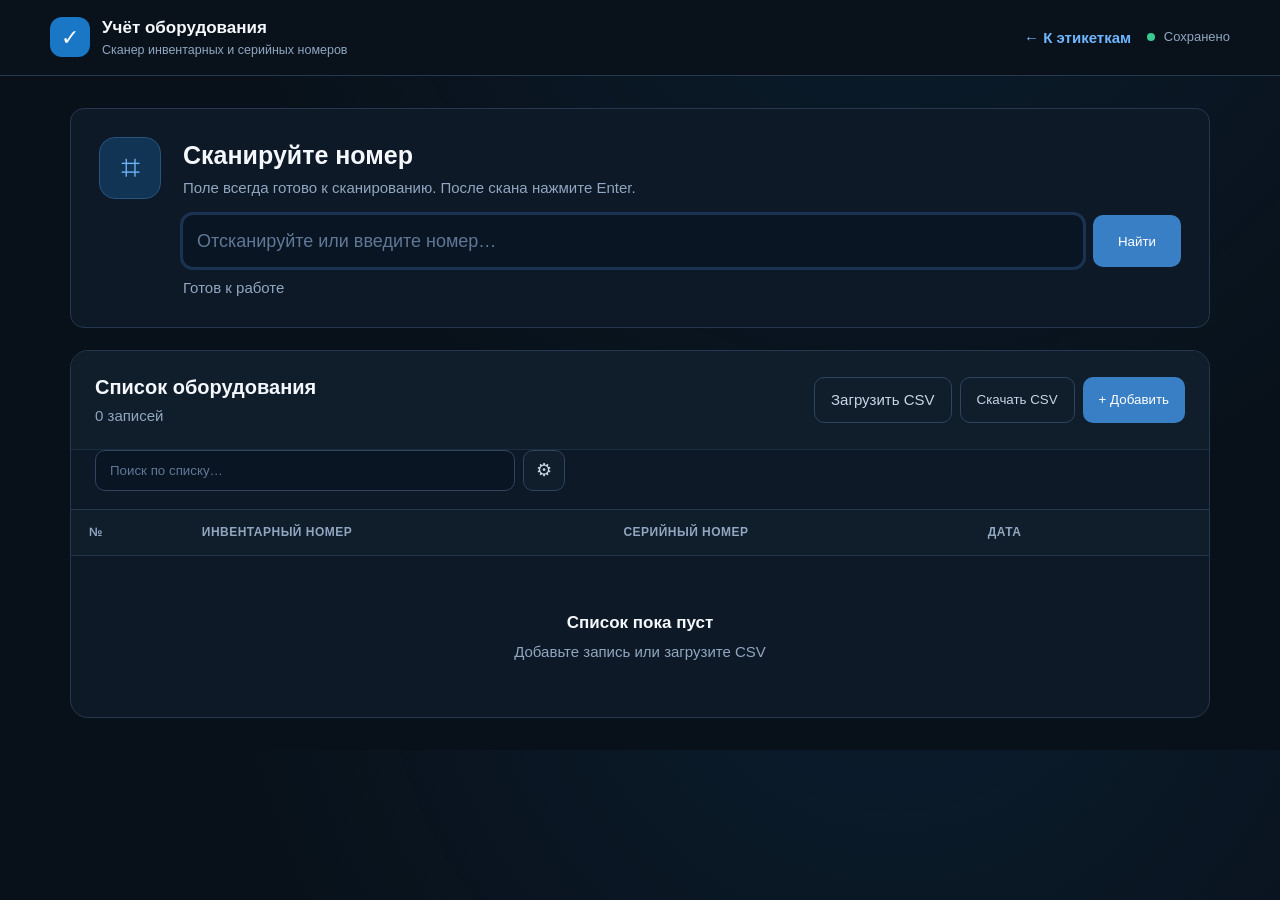
<file: inventory.html>
<!doctype html>
<html lang="ru">
<head>
  <meta charset="UTF-8">
  <meta name="viewport" content="width=device-width, initial-scale=1.0">
  <title>Учёт оборудования</title>
  <link rel="stylesheet" href="inventory.css">
  <link rel="stylesheet" href="inventory-x5.css?v=20260822-1">
</head>
<body>
  <header class="topbar">
    <div class="brand"><span class="brand-mark">✓</span><div><strong>Учёт оборудования</strong><small>Сканер инвентарных и серийных номеров</small></div></div>
    <div class="header-actions"><a class="back-link" href="index.html">← К этикеткам</a><div id="saveState" class="save-state"><span></span> Сохранено</div></div>
  </header>

  <main>
    <section class="scanner-card">
      <div class="scan-icon">⌗</div>
      <div class="scan-copy">
        <h1>Сканируйте номер</h1>
        <p>Поле всегда готово к сканированию. После скана нажмите Enter.</p>
        <form id="scanForm" class="scan-row">
          <input id="scanInput" autocomplete="off" autofocus placeholder="Отсканируйте или введите номер…">
          <button class="primary" type="submit">Найти</button>
        </form>
        <div id="message" class="message" aria-live="polite">Готов к работе</div>
        <div id="typeChoice" class="type-choice hidden">
          <span>Что это за номер?</span>
          <button data-type="inventory" type="button">Инвентарный</button>
          <button data-type="serial" type="button">Серийный</button>
          <button data-type="cancel" class="ghost" type="button">Отмена</button>
        </div>
      </div>
    </section>

    <section id="pendingCard" class="pending-card hidden">
      <div><small>Собираем новую запись</small><strong id="pendingValue"></strong></div>
      <span id="pendingHint"></span><button id="cancelPending" class="ghost" type="button">Отменить</button>
    </section>

    <section class="content-card">
      <div class="section-head">
        <div><h2>Список оборудования</h2><p><span id="recordCount">0</span> записей</p></div>
        <div class="actions">
          <label class="button" for="csvInput">Загрузить CSV</label><input id="csvInput" type="file" accept=".csv,text/csv" hidden>
          <button id="exportBtn" class="button" type="button">Скачать CSV</button>
          <button id="addBtn" class="primary" type="button">+ Добавить</button>
        </div>
      </div>
      <div class="tools"><input id="searchInput" placeholder="Поиск по списку…"><button id="settingsBtn" class="icon-btn" title="Правила распознавания">⚙</button></div>
      <div class="table-wrap">
        <table><thead><tr><th>№</th><th>Инвентарный номер</th><th>Серийный номер</th><th>Дата</th><th></th></tr></thead><tbody id="tableBody"></tbody></table>
        <div id="emptyState" class="empty"><b>Список пока пуст</b><span>Добавьте запись или загрузите CSV</span></div>
      </div>
    </section>
  </main>

  <dialog id="recordDialog">
    <form id="recordForm" method="dialog"><h3 id="dialogTitle">Новая запись</h3><input id="editId" type="hidden">
      <label>Инвентарный номер<input id="inventoryInput" required></label>
      <label>Серийный номер<input id="serialInput" required></label>
      <div class="dialog-actions"><button class="ghost" value="cancel" type="button" data-close>Отмена</button><button class="primary" value="default">Сохранить</button></div>
    </form>
  </dialog>

  <dialog id="settingsDialog"><form id="settingsForm" method="dialog"><h3>Правила распознавания</h3><p>Укажите начала номеров через запятую. Известные номера всегда определяются по списку.</p>
    <label>Начало инвентарных номеров<input id="inventoryPrefixes" placeholder="INV, ИНВ, 00"></label>
    <label>Начало серийных номеров<input id="serialPrefixes" placeholder="SN, S/N"></label>
    <div class="dialog-actions"><button class="ghost" type="button" data-close>Отмена</button><button class="primary">Сохранить</button></div></form></dialog>

  <div id="toast" class="toast"></div>
  <script src="inventory.js"></script>
</body>
</html>
</file>
<file: inventory.css>
:root{--bg:#f4f7fb;--card:#fff;--ink:#152033;--muted:#728096;--line:#e3e9f2;--blue:#1769e0;--blue2:#0d55bd;--green:#16a06a;--red:#d74747;--shadow:0 10px 30px rgba(28,48,78,.08)}
*{box-sizing:border-box}body{margin:0;background:var(--bg);color:var(--ink);font:15px/1.45 Inter,Segoe UI,Arial,sans-serif}.topbar{height:76px;padding:0 max(24px,calc((100% - 1180px)/2));display:flex;align-items:center;justify-content:space-between;background:#fff;border-bottom:1px solid var(--line)}.brand{display:flex;gap:12px;align-items:center}.brand-mark{display:grid;place-items:center;width:40px;height:40px;border-radius:12px;background:var(--blue);color:#fff;font-size:22px}.brand strong,.brand small{display:block}.brand strong{font-size:17px}.brand small{color:var(--muted)}.save-state{color:var(--muted);font-size:13px}.save-state span{display:inline-block;width:8px;height:8px;border-radius:50%;background:var(--green);margin-right:5px}main{max-width:1180px;margin:32px auto;padding:0 20px}.scanner-card{display:flex;gap:22px;padding:28px;background:linear-gradient(135deg,#1769e0,#0d55bd);color:#fff;border-radius:18px;box-shadow:0 14px 32px rgba(23,105,224,.22)}.scan-icon{flex:0 0 62px;height:62px;display:grid;place-items:center;background:rgba(255,255,255,.15);border:1px solid rgba(255,255,255,.25);border-radius:16px;font-size:34px}.scan-copy{width:100%}.scan-copy h1{margin:0;font-size:25px}.scan-copy p{margin:4px 0 16px;color:#dbeaff}.scan-row{display:flex;gap:10px}.scan-row input{height:52px;font-size:18px;border:0;box-shadow:0 4px 15px rgba(0,0,0,.12)}input{width:100%;padding:12px 14px;border:1px solid var(--line);border-radius:10px;outline:none;color:var(--ink);background:#fff}input:focus{border-color:#77a9ee;box-shadow:0 0 0 3px rgba(23,105,224,.12)}button,.button{border:0;border-radius:10px;padding:11px 16px;font:600 14px inherit;cursor:pointer;white-space:nowrap}.primary{background:var(--blue);color:#fff}.primary:hover{background:var(--blue2)}.scanner-card .primary{background:#fff;color:var(--blue);padding-inline:25px}.message{margin-top:10px;min-height:20px;color:#deebff}.message.success{color:#a8ffd8}.message.error{color:#ffd1d1}.type-choice{display:flex;gap:8px;align-items:center;flex-wrap:wrap;margin-top:10px}.type-choice button{background:#fff;color:var(--blue)}.type-choice .ghost{color:#fff;background:transparent;border:1px solid #a8c8f6}.hidden{display:none!important}.pending-card{display:flex;align-items:center;gap:18px;margin-top:16px;padding:16px 20px;background:#fff8df;border:1px solid #f2d776;border-radius:13px}.pending-card div{flex:1}.pending-card small,.pending-card strong{display:block}.pending-card strong{font-size:18px}.pending-card span{color:#766017}.content-card{margin-top:22px;background:var(--card);border:1px solid var(--line);border-radius:18px;box-shadow:var(--shadow);overflow:hidden}.section-head{padding:22px 24px;display:flex;align-items:center;justify-content:space-between}.section-head h2{margin:0;font-size:20px}.section-head p{margin:3px 0 0;color:var(--muted)}.actions{display:flex;gap:8px}.button,.ghost{background:#fff;color:#334155;border:1px solid var(--line)}.tools{display:flex;gap:8px;padding:0 24px 18px}.tools input{max-width:420px}.icon-btn{border:1px solid var(--line);background:#fff;font-size:18px;padding:6px 12px}.table-wrap{overflow-x:auto;border-top:1px solid var(--line)}table{width:100%;border-collapse:collapse}th,td{text-align:left;padding:14px 18px;border-bottom:1px solid var(--line)}th{color:var(--muted);font-size:12px;text-transform:uppercase;letter-spacing:.04em;background:#f9fbfd}td code{font:600 14px Consolas,monospace;background:#f1f5f9;padding:5px 8px;border-radius:6px}.row-actions{display:flex;justify-content:flex-end;gap:5px}.row-actions button{padding:7px 9px;background:#f5f7fa}.row-actions .delete{color:var(--red)}tr.highlight{animation:flash 2.5s}@keyframes flash{0%,50%{background:#dff9ec}100%{background:transparent}}.empty{padding:55px;text-align:center;color:var(--muted)}.empty b,.empty span{display:block}.empty b{color:var(--ink);font-size:17px;margin-bottom:5px}dialog{width:min(480px,calc(100% - 28px));border:0;border-radius:16px;padding:0;box-shadow:0 24px 60px rgba(0,0,0,.25)}dialog::backdrop{background:rgba(15,25,40,.5)}dialog form{padding:24px}dialog h3{margin:0 0 16px;font-size:21px}dialog p{color:var(--muted)}dialog label{display:block;font-weight:600;margin-top:14px}dialog label input{margin-top:6px}.dialog-actions{display:flex;justify-content:flex-end;gap:8px;margin-top:24px}.toast{position:fixed;right:24px;bottom:24px;transform:translateY(100px);opacity:0;background:#172033;color:#fff;padding:13px 18px;border-radius:10px;box-shadow:var(--shadow);transition:.25s}.toast.show{transform:none;opacity:1}
.header-actions{display:flex;align-items:center;gap:16px}.back-link{color:var(--blue);font-weight:600;text-decoration:none}.back-link:hover{text-decoration:underline}
@media(max-width:700px){.topbar{padding:0 16px}.brand small,.save-state{display:none}main{margin:18px auto;padding:0 12px}.scanner-card{padding:20px;display:block}.scan-icon{display:none}.scan-row{display:block}.scan-row button{width:100%;margin-top:8px;height:46px}.section-head{align-items:flex-start;gap:15px;flex-direction:column}.actions{width:100%;flex-wrap:wrap}.actions>*{flex:1;text-align:center}.pending-card{align-items:flex-start;flex-wrap:wrap}th,td{padding:12px}.content-card{border-radius:13px}.back-link{font-size:0}.back-link::after{content:'←';font-size:22px}}
</file>
<file: inventory-x5.css>
:root{--bg:#08111a;--card:#0e1927;--ink:#f4f7fb;--muted:#91a6c0;--line:#26384d;--blue:#4b9cff;--blue2:#65acff;--green:#38c990;--red:#ff7180;--shadow:none}
body{background:radial-gradient(circle at 70% -20%,rgba(39,111,184,.13),transparent 42rem),var(--bg)}
.topbar{background:#09121b;border-color:var(--line)}.brand-mark{background:#1977c5;color:#fff}.brand small,.save-state{color:var(--muted)}.back-link{color:#70b7ff}
.scanner-card{background:#0e1927;border:1px solid var(--line);border-radius:14px;box-shadow:none;color:var(--ink)}.scan-icon{background:#113354;border-color:#28557d;color:#6db5fb}.scan-copy p,.message{color:var(--muted)}
input{border-color:#30435f;background:#091522;color:var(--ink)}input::placeholder{color:#607795}input:focus{border-color:var(--blue);box-shadow:0 0 0 3px rgba(75,156,255,.2)}
.primary,.scanner-card .primary{background:#397fc5;color:#fff}.primary:hover,.scanner-card .primary:hover{background:#4893dc}
.type-choice button,.button,.ghost,.icon-btn{border:1px solid #30435f;background:#101d2b;color:#c8d6e5}.type-choice button:hover,.button:hover,.ghost:hover,.icon-btn:hover{border-color:#4b82b8;background:#162b42;color:#fff}.type-choice .ghost{border-color:#30435f;background:transparent;color:var(--muted)}
.pending-card{background:#182616;border-color:#3b6139;color:#d9f2d8}.pending-card span{color:#a8caa4}
.content-card{background:var(--card);border-color:var(--line);box-shadow:none}.section-head{background:#101d2b;border-bottom:1px solid #1d2d40}.section-head p{color:var(--muted)}.tools{background:var(--card)}.table-wrap{border-color:var(--line)}
th,td{border-color:#203247}th{background:#101d2b;color:var(--muted)}tbody tr:hover{background:#111f30}td code{background:#14263a;color:#86c2ff}.row-actions button{background:#142234;color:#b8c8d9}.row-actions button:hover{background:#1c3550;color:#fff}.row-actions .delete{color:var(--red)}
.empty{color:var(--muted)}.empty b{color:var(--ink)}dialog{border:1px solid var(--line);background:var(--card);color:var(--ink);box-shadow:0 28px 80px rgba(0,0,0,.5)}dialog::backdrop{background:rgba(2,7,12,.78)}dialog p{color:var(--muted)}.toast{border:1px solid #356fa9;background:#102b45;color:#e7f3ff;box-shadow:0 16px 35px rgba(0,0,0,.35)}
@keyframes flash{0%,50%{background:#153528}100%{background:transparent}}
</file>
